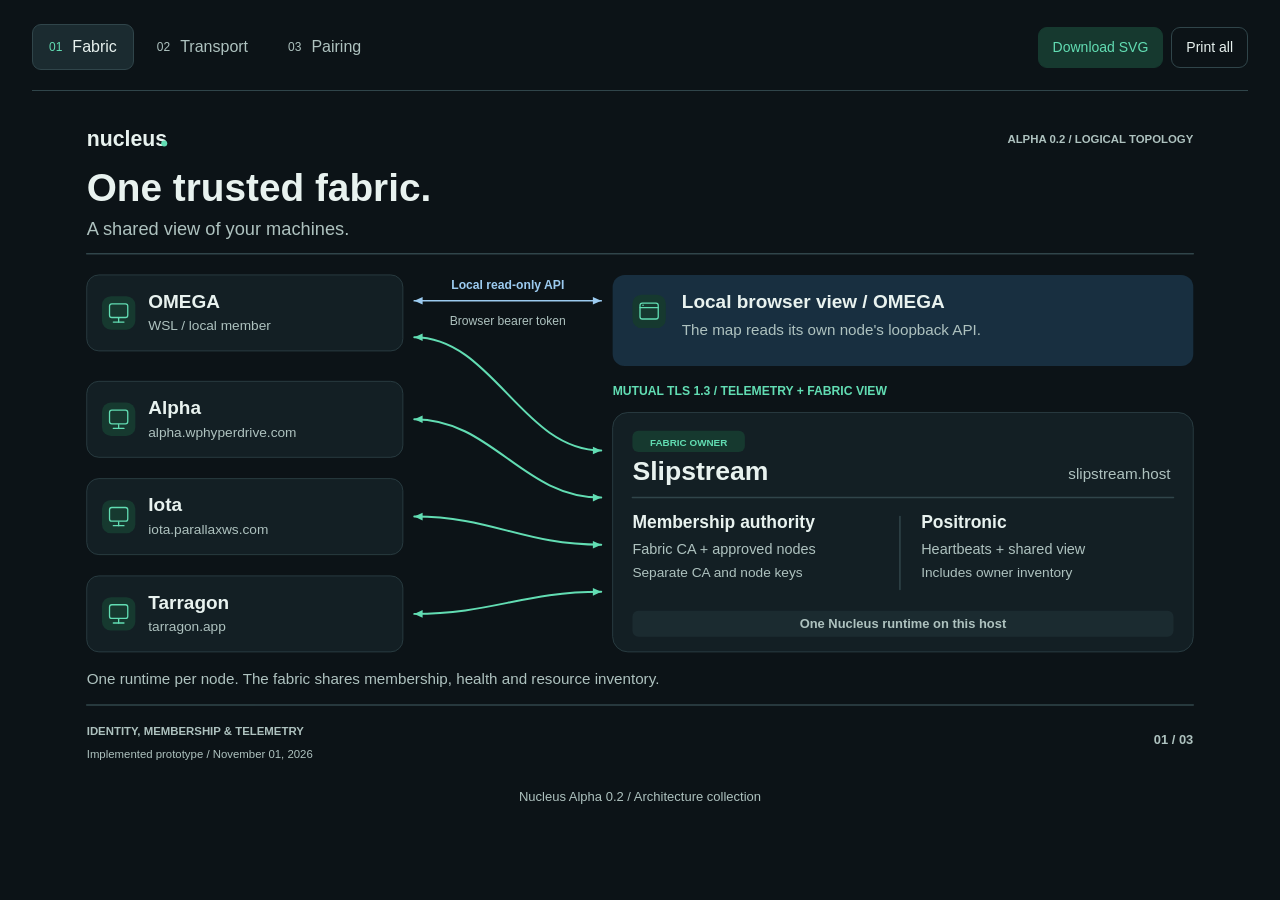
<file: docs/diagrams/alpha-0.2/nucleus-diagrams-dark.html>
<!doctype html>
<html lang="en">
<head>
<meta charset="utf-8">
<meta name="viewport" content="width=device-width,initial-scale=1">
<meta name="color-scheme" content="dark">
<meta name="description" content="Nucleus Alpha 0.2: fabric topology, private transport and secure pairing. Standalone dark architecture diagrams.">
<title>Nucleus - Architecture diagrams</title>
<style>
:root { color-scheme: dark; --bg:#0C1317; --card:#131F24; --soft:#1B2B30; --fg:#E8F2EF; --muted:#AEC2BF; --line:#30454A; --accent:#62DDB3; --pale:#16392F; --blue:#9CCBF0; --blue-bg:#182F40; }
* { box-sizing:border-box; }
html { background:var(--bg); }
body { margin:0; color:var(--fg); background:var(--bg); font:16px/1.5 "Segoe UI",Arial,sans-serif; }
button { font:inherit; color:inherit; cursor:pointer; }
button:focus-visible,a:focus-visible { outline:2px solid var(--accent); outline-offset:4px; }
.page { max-width:1664px; margin:0 auto; padding:24px 32px 32px; }
.toolbar { display:flex; align-items:center; justify-content:space-between; flex-wrap:wrap; gap:20px; padding:0 0 20px; border-bottom:1px solid var(--line); }
.tabs { display:flex; gap:6px; flex-wrap:wrap; }
.tab,.action { background:transparent; border:1px solid transparent; border-radius:9px; padding:10px 16px; }
.tab { color:var(--muted); display:flex; align-items:center; gap:10px; }
.tab .ordinal { font-size:12px; color:var(--muted); font-variant-numeric:tabular-nums; }
.tab[aria-selected="true"] { background:var(--soft); color:var(--fg); border-color:var(--line); }
.tab[aria-selected="true"] .ordinal { color:var(--accent); }
.tab:hover,.action:hover { background:var(--soft); }
.actions { display:flex; gap:8px; }
.action { border-color:var(--line); padding:9px 14px; font-size:14px; }
.action.primary { color:var(--accent); border-color:var(--pale); background:var(--pale); }
.diagram-panel { scroll-margin-top:20px; }
.desktop-diagram>svg { display:block; width:100%; height:auto; }
.mobile-diagram { display:none; }
.page-footer { margin-top:12px; color:var(--muted); font-size:13px; text-align:center; }
.print-only { display:none; }
@media (max-width:1100px) {
 .page { padding:16px 18px 24px; }
 .toolbar { gap:12px; padding-bottom:16px; }
 .tabs { width:100%; gap:4px; }
 .tab { flex:1; justify-content:center; padding:10px 9px; gap:7px; font-size:14px; }
 .actions { width:100%; justify-content:flex-end; }
 .action { min-height:44px; }
 .desktop-diagram { display:none; }
 .mobile-diagram { display:block; padding-top:30px; max-width:680px; margin:0 auto; }
 .mobile-heading { margin-bottom:28px; }
 .eyebrow { color:var(--accent); font-size:12px; text-transform:uppercase; letter-spacing:.1em; }
 h1 { font-size:clamp(30px,7.7vw,42px); line-height:1.14; letter-spacing:-.035em; margin:10px 0 12px; }
 p { margin:8px 0 0; color:var(--muted); overflow-wrap:anywhere; }
 h2 { font-size:17px; margin:18px 0 0; line-height:1.35; }
 .node { padding:20px; border-radius:14px; border:1px solid var(--line); background:var(--card); }
 .node>strong { display:block; font-size:23px; line-height:1.3; overflow-wrap:anywhere; }
 .node-role { display:block; margin:0 0 9px; color:var(--accent); font-size:11px; font-weight:600; letter-spacing:.07em; }
 .browser { background:var(--blue-bg); border-color:transparent; }
 .browser .node-role { color:var(--blue); }
 .members { display:grid; gap:10px; grid-template-columns:minmax(0,1fr); }
 .members .node { padding:16px; }
 .members .node>strong { font-size:20px; }
 .members p { font-size:13px; }
 .connector { display:flex; flex-direction:column; align-items:center; gap:3px; color:var(--accent); font-size:14px; padding:15px 0; text-align:center; }
 .connector span { font-size:25px; line-height:1; }
 .connector small { color:var(--muted); font-size:12px; }
 .connector.local { color:var(--blue); }
 hr { border:0; border-top:1px solid var(--line); margin:18px 0; }
 .note { margin-top:16px; border-radius:9px; background:var(--pale); color:var(--accent); padding:12px 14px; font-size:14px; line-height:1.5; }
 .secure { text-align:center; margin:0 0 18px; }
 .scope { margin:20px 0; font-size:14px; line-height:1.6; }
 .scope strong { color:var(--fg); font-weight:600; }
 .participants { display:grid; grid-template-columns:repeat(2,minmax(0,1fr)); gap:10px; }
 .participants .node { padding:16px; }
 .participants strong { font-size:20px; }
 .participants p { font-size:13px; }
 .steps { list-style:none; margin:24px 0; padding:0; }
 .steps li { display:grid; grid-template-columns:34px minmax(0,1fr); gap:14px; padding:0 0 28px; }
 .steps li:last-child { padding-bottom:0; }
 .step-num { color:var(--accent); font-size:13px; padding-top:3px; border-right:1px solid var(--line); }
 .steps h2 { margin:6px 0 0; font-size:19px; }
 .steps p { font-size:14px; }
 .steps .note { margin-top:12px; }
 .direction { font-size:12px; color:var(--muted); }
 .mobile-diagram footer { padding:24px 0 8px; border-top:1px solid var(--line); color:var(--muted); font-size:11px; letter-spacing:.04em; line-height:1.8; }
 .page-footer { text-align:left; font-size:12px; }
}
@media print {
 @page { size: 16in 9in; margin:0; }
 html,body { margin:0!important; background:var(--bg)!important; -webkit-print-color-adjust:exact; print-color-adjust:exact; }
 .page { max-width:none; width:16in; padding:0; }
 .toolbar,.page-footer,.mobile-diagram { display:none!important; }
 .diagram-panel,.diagram-panel[hidden] { display:block!important; width:16in; height:9in; break-after:page; page-break-after:always; }
 .diagram-panel:last-of-type { break-after:auto; page-break-after:auto; }
 .desktop-diagram { display:block!important; }
 .desktop-diagram>svg { width:16in!important; height:9in!important; }
}
@media (prefers-reduced-motion:reduce) { * { scroll-behavior:auto!important; } }
html.js .diagram-panel[hidden] { display:none; }
</style>
</head>
<body>
<div class="page">
<header class="toolbar">
<nav class="tabs" role="tablist" aria-label="Architecture diagrams">
<button class="tab" type="button" id="tab-fabric" role="tab" aria-controls="fabric" aria-selected="true"><span class="ordinal">01</span>Fabric</button>
<button class="tab" type="button" id="tab-transport" role="tab" aria-controls="transport" aria-selected="false"><span class="ordinal">02</span>Transport</button>
<button class="tab" type="button" id="tab-pairing" role="tab" aria-controls="pairing" aria-selected="false"><span class="ordinal">03</span>Pairing</button>
</nav>
<div class="actions">
<button class="action primary" id="download" type="button">Download SVG</button>
<button class="action" id="print" type="button">Print all</button>
</div>
</header>
<main>
<section class="diagram-panel" id="fabric" role="tabpanel" aria-labelledby="tab-fabric" data-filename="01-logical-topology-dark.svg">
<div class="desktop-diagram"><svg xmlns="http://www.w3.org/2000/svg" width="1600" height="900" viewBox="0 0 1600 900" role="img" aria-labelledby="fabric-title fabric-desc">
<title id="fabric-title">One trusted fabric.</title><desc id="fabric-desc">Four members (OMEGA, Alpha, Iota, and Tarragon) use mutual TLS 1.3 with the Slipstream fabric owner. The owner&#x27;s single runtime contains membership authority, local inventory, and Positronic&#x27;s aggregated telemetry. A browser on OMEGA reads only OMEGA&#x27;s loopback API with a separate browser token.</desc>
<rect x="0" y="0" width="1600" height="900" rx="0" fill="#0C1317" stroke="none" stroke-width="1"/>
<text x="72" y="73" fill="#E8F2EF" font-family="Segoe UI, Arial, sans-serif" font-size="28" font-weight="600" text-anchor="start">nucleus</text>
<circle cx="174" cy="69" r="4" fill="#62DDB3" stroke="none" stroke-width="1"/>
<text x="1528" y="69" fill="#AEC2BF" font-family="Segoe UI, Arial, sans-serif" font-size="15" font-weight="600" text-anchor="end">ALPHA 0.2  /  LOGICAL TOPOLOGY</text>
<text x="72" y="145" fill="#E8F2EF" font-family="Segoe UI, Arial, sans-serif" font-size="51" font-weight="600" text-anchor="start">One trusted fabric.</text>
<text x="72" y="189" fill="#AEC2BF" font-family="Segoe UI, Arial, sans-serif" font-size="24" font-weight="400" text-anchor="start">A shared view of your machines.</text>
<line x1="72" y1="214" x2="1528" y2="214" stroke="#30454A" stroke-width="2" stroke-linecap="round"/>
<line x1="72" y1="808" x2="1528" y2="808" stroke="#30454A" stroke-width="2" stroke-linecap="round"/>
<text x="72" y="847" fill="#AEC2BF" font-family="Segoe UI, Arial, sans-serif" font-size="15" font-weight="600" text-anchor="start">IDENTITY, MEMBERSHIP &amp; TELEMETRY</text>
<text x="72" y="877" fill="#AEC2BF" font-family="Segoe UI, Arial, sans-serif" font-size="15" font-weight="400" text-anchor="start">Implemented prototype  /  November 01, 2026</text>
<text x="1528" y="859" fill="#AEC2BF" font-family="Segoe UI, Arial, sans-serif" font-size="17" font-weight="600" text-anchor="end">01 / 03</text>
<rect x="72" y="242" width="416" height="100" rx="16" fill="#131F24" stroke="#30454A" stroke-width="1"/>
<rect x="92" y="270" width="44" height="44" rx="12" fill="#16392F" stroke="none" stroke-width="1"/>
<rect x="102" y="280" width="24" height="18" rx="3" fill="none" stroke="#62DDB3" stroke-width="1.7"/>
<line x1="114" y1="299" x2="114" y2="304" stroke="#62DDB3" stroke-width="1.7" stroke-linecap="round"/>
<line x1="107" y1="304" x2="121" y2="304" stroke="#62DDB3" stroke-width="1.7" stroke-linecap="round"/>
<text x="153" y="285" fill="#E8F2EF" font-family="Segoe UI, Arial, sans-serif" font-size="25" font-weight="600" text-anchor="start">OMEGA</text>
<text x="153" y="315" fill="#AEC2BF" font-family="Segoe UI, Arial, sans-serif" font-size="18" font-weight="400" text-anchor="start">WSL / local member</text>
<rect x="72" y="382" width="416" height="100" rx="16" fill="#131F24" stroke="#30454A" stroke-width="1"/>
<rect x="92" y="410" width="44" height="44" rx="12" fill="#16392F" stroke="none" stroke-width="1"/>
<rect x="102" y="420" width="24" height="18" rx="3" fill="none" stroke="#62DDB3" stroke-width="1.7"/>
<line x1="114" y1="439" x2="114" y2="444" stroke="#62DDB3" stroke-width="1.7" stroke-linecap="round"/>
<line x1="107" y1="444" x2="121" y2="444" stroke="#62DDB3" stroke-width="1.7" stroke-linecap="round"/>
<text x="153" y="425" fill="#E8F2EF" font-family="Segoe UI, Arial, sans-serif" font-size="25" font-weight="600" text-anchor="start">Alpha</text>
<text x="153" y="455" fill="#AEC2BF" font-family="Segoe UI, Arial, sans-serif" font-size="18" font-weight="400" text-anchor="start">alpha.wphyperdrive.com</text>
<rect x="72" y="510" width="416" height="100" rx="16" fill="#131F24" stroke="#30454A" stroke-width="1"/>
<rect x="92" y="538" width="44" height="44" rx="12" fill="#16392F" stroke="none" stroke-width="1"/>
<rect x="102" y="548" width="24" height="18" rx="3" fill="none" stroke="#62DDB3" stroke-width="1.7"/>
<line x1="114" y1="567" x2="114" y2="572" stroke="#62DDB3" stroke-width="1.7" stroke-linecap="round"/>
<line x1="107" y1="572" x2="121" y2="572" stroke="#62DDB3" stroke-width="1.7" stroke-linecap="round"/>
<text x="153" y="553" fill="#E8F2EF" font-family="Segoe UI, Arial, sans-serif" font-size="25" font-weight="600" text-anchor="start">Iota</text>
<text x="153" y="583" fill="#AEC2BF" font-family="Segoe UI, Arial, sans-serif" font-size="18" font-weight="400" text-anchor="start">iota.parallaxws.com</text>
<rect x="72" y="638" width="416" height="100" rx="16" fill="#131F24" stroke="#30454A" stroke-width="1"/>
<rect x="92" y="666" width="44" height="44" rx="12" fill="#16392F" stroke="none" stroke-width="1"/>
<rect x="102" y="676" width="24" height="18" rx="3" fill="none" stroke="#62DDB3" stroke-width="1.7"/>
<line x1="114" y1="695" x2="114" y2="700" stroke="#62DDB3" stroke-width="1.7" stroke-linecap="round"/>
<line x1="107" y1="700" x2="121" y2="700" stroke="#62DDB3" stroke-width="1.7" stroke-linecap="round"/>
<text x="153" y="681" fill="#E8F2EF" font-family="Segoe UI, Arial, sans-serif" font-size="25" font-weight="600" text-anchor="start">Tarragon</text>
<text x="153" y="711" fill="#AEC2BF" font-family="Segoe UI, Arial, sans-serif" font-size="18" font-weight="400" text-anchor="start">tarragon.app</text>
<line x1="503" y1="276" x2="749" y2="276" stroke="#9CCBF0" stroke-width="2.2" stroke-linecap="round"/>
<polygon points="749,276 738.0,271.0 738.0,281.0" fill="#9CCBF0"/>
<polygon points="503,276 514.0,281.0 514.0,271.0" fill="#9CCBF0"/>
<text x="626" y="260" fill="#9CCBF0" font-family="Segoe UI, Arial, sans-serif" font-size="16" font-weight="600" text-anchor="middle">Local read-only API</text>
<text x="626" y="308" fill="#AEC2BF" font-family="Segoe UI, Arial, sans-serif" font-size="16" font-weight="400" text-anchor="middle">Browser bearer token</text>
<rect x="764" y="242" width="764" height="120" rx="16" fill="#182F40" stroke="none" stroke-width="1"/>
<rect x="790" y="268" width="44" height="44" rx="12" fill="#16392F" stroke="none" stroke-width="1"/>
<rect x="800" y="279" width="24" height="21" rx="3" fill="none" stroke="#62DDB3" stroke-width="1.7"/>
<line x1="800" y1="285" x2="824" y2="285" stroke="#62DDB3" stroke-width="1.5" stroke-linecap="round"/>
<circle cx="804" cy="282" r="1" fill="#62DDB3" stroke="none" stroke-width="1"/>
<text x="855" y="286" fill="#E8F2EF" font-family="Segoe UI, Arial, sans-serif" font-size="25" font-weight="600" text-anchor="start">Local browser view / OMEGA</text>
<text x="855" y="321" fill="#AEC2BF" font-family="Segoe UI, Arial, sans-serif" font-size="20" font-weight="400" text-anchor="start">The map reads its own node&#x27;s loopback API.</text>
<path d="M 503 324 C 606 324 645 473 749 473" fill="none" stroke="#62DDB3" stroke-width="2.6" stroke-linecap="round" stroke-linejoin="round"/>
<polygon points="749,473 738.0,468.0 738.0,478.0" fill="#62DDB3"/>
<polygon points="503,324 514.0,329.0 514.0,319.0" fill="#62DDB3"/>
<path d="M 503 432 C 606 432 645 535 749 535" fill="none" stroke="#62DDB3" stroke-width="2.6" stroke-linecap="round" stroke-linejoin="round"/>
<polygon points="749,535 738.0,530.0 738.0,540.0" fill="#62DDB3"/>
<polygon points="503,432 514.0,437.0 514.0,427.0" fill="#62DDB3"/>
<path d="M 503 560 C 606 560 645 597 749 597" fill="none" stroke="#62DDB3" stroke-width="2.6" stroke-linecap="round" stroke-linejoin="round"/>
<polygon points="749,597 738.0,592.0 738.0,602.0" fill="#62DDB3"/>
<polygon points="503,560 514.0,565.0 514.0,555.0" fill="#62DDB3"/>
<path d="M 503 688 C 606 688 645 659 749 659" fill="none" stroke="#62DDB3" stroke-width="2.6" stroke-linecap="round" stroke-linejoin="round"/>
<polygon points="749,659 738.0,654.0 738.0,664.0" fill="#62DDB3"/>
<polygon points="503,688 514.0,693.0 514.0,683.0" fill="#62DDB3"/>
<rect x="764" y="423" width="764" height="315" rx="20" fill="#131F24" stroke="#30454A" stroke-width="1"/>
<text x="764" y="400" fill="#62DDB3" font-family="Segoe UI, Arial, sans-serif" font-size="16" font-weight="600" text-anchor="start">MUTUAL TLS 1.3  /  TELEMETRY + FABRIC VIEW</text>
<rect x="790" y="447" width="148" height="28" rx="8" fill="#16392F" stroke="none" stroke-width="1"/>
<text x="864" y="467" fill="#62DDB3" font-family="Segoe UI, Arial, sans-serif" font-size="13" font-weight="600" text-anchor="middle">FABRIC OWNER</text>
<text x="790" y="512" fill="#E8F2EF" font-family="Segoe UI, Arial, sans-serif" font-size="35" font-weight="600" text-anchor="start">Slipstream</text>
<text x="1498" y="510" fill="#AEC2BF" font-family="Segoe UI, Arial, sans-serif" font-size="20" font-weight="400" text-anchor="end">slipstream.host</text>
<line x1="790" y1="535" x2="1502" y2="535" stroke="#30454A" stroke-width="2" stroke-linecap="round"/>
<text x="790" y="575" fill="#E8F2EF" font-family="Segoe UI, Arial, sans-serif" font-size="23" font-weight="600" text-anchor="start">Membership authority</text>
<text x="790" y="609" fill="#AEC2BF" font-family="Segoe UI, Arial, sans-serif" font-size="19" font-weight="400" text-anchor="start">Fabric CA + approved nodes</text>
<text x="790" y="640" fill="#AEC2BF" font-family="Segoe UI, Arial, sans-serif" font-size="18" font-weight="400" text-anchor="start">Separate CA and node keys</text>
<line x1="1142" y1="560" x2="1142" y2="656" stroke="#30454A" stroke-width="2" stroke-linecap="round"/>
<text x="1170" y="575" fill="#E8F2EF" font-family="Segoe UI, Arial, sans-serif" font-size="23" font-weight="600" text-anchor="start">Positronic</text>
<text x="1170" y="609" fill="#AEC2BF" font-family="Segoe UI, Arial, sans-serif" font-size="19" font-weight="400" text-anchor="start">Heartbeats + shared view</text>
<text x="1170" y="640" fill="#AEC2BF" font-family="Segoe UI, Arial, sans-serif" font-size="18" font-weight="400" text-anchor="start">Includes owner inventory</text>
<rect x="790" y="684" width="712" height="34" rx="8" fill="#1B2B30" stroke="none" stroke-width="1"/>
<text x="1146" y="707" fill="#AEC2BF" font-family="Segoe UI, Arial, sans-serif" font-size="17" font-weight="600" text-anchor="middle">One Nucleus runtime on this host</text>
<text x="72" y="780" fill="#AEC2BF" font-family="Segoe UI, Arial, sans-serif" font-size="20" font-weight="400" text-anchor="start">One runtime per node. The fabric shares membership, health and resource inventory.</text>
</svg>
</div>
<div class="mobile-diagram">
<div class="mobile-heading"><span class="eyebrow">Logical topology</span><h1>One trusted fabric.</h1><p>A shared view of your machines.</p></div>
<div class="node browser"><span class="node-role">LOCAL BROWSER VIEW / OMEGA</span><strong>Resource map</strong><p>Reads OMEGA's loopback API using a separate browser bearer token.</p></div>
<div class="connector local">Local read-only API<span aria-hidden="true">↕</span></div>
<div class="members">
  <div class="node"><strong>OMEGA</strong><p>WSL / local member</p></div>
  <div class="node"><strong>Alpha</strong><p>alpha.wphyperdrive.com</p></div>
  <div class="node"><strong>Iota</strong><p>iota.parallaxws.com</p></div>
  <div class="node"><strong>Tarragon</strong><p>tarragon.app</p></div>
</div>
<div class="connector">Mutual TLS 1.3<span aria-hidden="true">↕</span><small>Telemetry + fabric view</small></div>
<div class="node owner"><span class="node-role">FABRIC OWNER</span><strong>Slipstream</strong><p>slipstream.host</p><hr><h2>Membership authority</h2><p>Fabric CA + approved nodes. Separate CA and node keys.</p><h2>Positronic</h2><p>Heartbeats + shared view, including the owner's inventory.</p><div class="note">One Nucleus runtime on this host</div></div>
<p class="scope">One runtime per node. The fabric shares membership, health and resource inventory.</p>
<footer>ALPHA 0.2 / IMPLEMENTED PROTOTYPE<br>November 01, 2026</footer></div>
</section>
<section class="diagram-panel" id="transport" role="tabpanel" aria-labelledby="tab-transport" data-filename="02-private-transport-dark.svg">
<div class="desktop-diagram"><svg xmlns="http://www.w3.org/2000/svg" width="1600" height="900" viewBox="0 0 1600 900" role="img" aria-labelledby="transport-title transport-desc">
<title id="transport-title">Private reachability.</title><desc id="transport-desc">Alpha, Iota, and Tarragon reach Slipstream using a reverse SSH forward into OMEGA, then a local SSH forward to Slipstream&#x27;s loopback coordinator. OMEGA initiates both SSH connections. Nucleus mutual TLS remains end-to-end between member and owner, and no public Nucleus listener is exposed.</desc>
<rect x="0" y="0" width="1600" height="900" rx="0" fill="#0C1317" stroke="none" stroke-width="1"/>
<text x="72" y="73" fill="#E8F2EF" font-family="Segoe UI, Arial, sans-serif" font-size="28" font-weight="600" text-anchor="start">nucleus</text>
<circle cx="174" cy="69" r="4" fill="#62DDB3" stroke="none" stroke-width="1"/>
<text x="1528" y="69" fill="#AEC2BF" font-family="Segoe UI, Arial, sans-serif" font-size="15" font-weight="600" text-anchor="end">ALPHA 0.2  /  PROTOTYPE TRANSPORT</text>
<text x="72" y="145" fill="#E8F2EF" font-family="Segoe UI, Arial, sans-serif" font-size="51" font-weight="600" text-anchor="start">Private reachability.</text>
<text x="72" y="189" fill="#AEC2BF" font-family="Segoe UI, Arial, sans-serif" font-size="24" font-weight="400" text-anchor="start">End-to-end node identity.</text>
<line x1="72" y1="214" x2="1528" y2="214" stroke="#30454A" stroke-width="2" stroke-linecap="round"/>
<line x1="72" y1="808" x2="1528" y2="808" stroke="#30454A" stroke-width="2" stroke-linecap="round"/>
<text x="72" y="847" fill="#AEC2BF" font-family="Segoe UI, Arial, sans-serif" font-size="15" font-weight="600" text-anchor="start">IDENTITY, MEMBERSHIP &amp; TELEMETRY</text>
<text x="72" y="877" fill="#AEC2BF" font-family="Segoe UI, Arial, sans-serif" font-size="15" font-weight="400" text-anchor="start">Implemented prototype  /  November 01, 2026</text>
<text x="1528" y="859" fill="#AEC2BF" font-family="Segoe UI, Arial, sans-serif" font-size="17" font-weight="600" text-anchor="end">02 / 03</text>
<path d="M 274 346 L 274 300 C 274 282 280 276 298 276 L 1302 276 C 1320 276 1326 282 1326 300 L 1326 346" fill="none" stroke="#62DDB3" stroke-width="3" stroke-linecap="round" stroke-linejoin="round"/>
<circle cx="274" cy="346" r="5" fill="#62DDB3" stroke="none" stroke-width="1"/>
<circle cx="1326" cy="346" r="5" fill="#62DDB3" stroke="none" stroke-width="1"/>
<rect x="533" y="249" width="534" height="52" rx="26" fill="#16392F" stroke="none" stroke-width="1"/>
<text x="800" y="282" fill="#62DDB3" font-family="Segoe UI, Arial, sans-serif" font-size="19" font-weight="600" text-anchor="middle">END-TO-END NUCLEUS mTLS 1.3</text>
<text x="800" y="328" fill="#AEC2BF" font-family="Segoe UI, Arial, sans-serif" font-size="18" font-weight="400" text-anchor="middle">The forwarding bridge does not terminate this session.</text>
<rect x="72" y="365" width="404" height="316" rx="18" fill="#131F24" stroke="#30454A" stroke-width="1"/>
<rect x="98" y="390" width="44" height="44" rx="12" fill="#16392F" stroke="none" stroke-width="1"/>
<rect x="108" y="400" width="24" height="18" rx="3" fill="none" stroke="#62DDB3" stroke-width="1.7"/>
<line x1="120" y1="419" x2="120" y2="424" stroke="#62DDB3" stroke-width="1.7" stroke-linecap="round"/>
<line x1="113" y1="424" x2="127" y2="424" stroke="#62DDB3" stroke-width="1.7" stroke-linecap="round"/>
<text x="98" y="475" fill="#E8F2EF" font-family="Segoe UI, Arial, sans-serif" font-size="29" font-weight="600" text-anchor="start">Remote members</text>
<text x="98" y="507" fill="#AEC2BF" font-family="Segoe UI, Arial, sans-serif" font-size="20" font-weight="400" text-anchor="start">Alpha / Iota / Tarragon</text>
<rect x="98" y="543" width="352" height="109" rx="12" fill="#1B2B30" stroke="none" stroke-width="1"/>
<text x="118" y="578" fill="#E8F2EF" font-family="Segoe UI, Arial, sans-serif" font-size="22" font-weight="600" text-anchor="start">Nucleus member</text>
<text x="118" y="613" fill="#AEC2BF" font-family="Segoe UI, Arial, sans-serif" font-size="18" font-weight="400" text-anchor="start">Loopback tunnel endpoint</text>
<rect x="598" y="365" width="404" height="316" rx="18" fill="#131F24" stroke="#30454A" stroke-width="1"/>
<rect x="624" y="390" width="44" height="44" rx="12" fill="#16392F" stroke="none" stroke-width="1"/>
<rect x="634" y="400" width="24" height="18" rx="3" fill="none" stroke="#62DDB3" stroke-width="1.7"/>
<line x1="646" y1="419" x2="646" y2="424" stroke="#62DDB3" stroke-width="1.7" stroke-linecap="round"/>
<line x1="639" y1="424" x2="653" y2="424" stroke="#62DDB3" stroke-width="1.7" stroke-linecap="round"/>
<text x="624" y="475" fill="#E8F2EF" font-family="Segoe UI, Arial, sans-serif" font-size="29" font-weight="600" text-anchor="start">OMEGA</text>
<text x="624" y="507" fill="#AEC2BF" font-family="Segoe UI, Arial, sans-serif" font-size="20" font-weight="400" text-anchor="start">Local forwarding bridge</text>
<rect x="624" y="543" width="352" height="109" rx="12" fill="#1B2B30" stroke="none" stroke-width="1"/>
<text x="644" y="578" fill="#E8F2EF" font-family="Segoe UI, Arial, sans-serif" font-size="22" font-weight="600" text-anchor="start">OpenSSH client</text>
<text x="644" y="613" fill="#AEC2BF" font-family="Segoe UI, Arial, sans-serif" font-size="18" font-weight="400" text-anchor="start">Loopback forwarding path</text>
<rect x="1124" y="365" width="404" height="316" rx="18" fill="#131F24" stroke="#30454A" stroke-width="1"/>
<rect x="1150" y="390" width="44" height="44" rx="12" fill="#16392F" stroke="none" stroke-width="1"/>
<rect x="1160" y="400" width="24" height="18" rx="3" fill="none" stroke="#62DDB3" stroke-width="1.7"/>
<line x1="1172" y1="419" x2="1172" y2="424" stroke="#62DDB3" stroke-width="1.7" stroke-linecap="round"/>
<line x1="1165" y1="424" x2="1179" y2="424" stroke="#62DDB3" stroke-width="1.7" stroke-linecap="round"/>
<text x="1150" y="475" fill="#E8F2EF" font-family="Segoe UI, Arial, sans-serif" font-size="29" font-weight="600" text-anchor="start">Slipstream</text>
<text x="1150" y="507" fill="#AEC2BF" font-family="Segoe UI, Arial, sans-serif" font-size="20" font-weight="400" text-anchor="start">Fabric owner</text>
<rect x="1150" y="543" width="352" height="109" rx="12" fill="#1B2B30" stroke="none" stroke-width="1"/>
<text x="1170" y="578" fill="#E8F2EF" font-family="Segoe UI, Arial, sans-serif" font-size="22" font-weight="600" text-anchor="start">Nucleus owner</text>
<text x="1170" y="613" fill="#AEC2BF" font-family="Segoe UI, Arial, sans-serif" font-size="18" font-weight="400" text-anchor="start">Loopback coordinator + API</text>
<line x1="488" y1="590" x2="586" y2="590" stroke="#62DDB3" stroke-width="2.7" stroke-linecap="round"/>
<polygon points="586,590 575.0,585.0 575.0,595.0" fill="#62DDB3"/>
<text x="537" y="556" fill="#62DDB3" font-family="Segoe UI, Arial, sans-serif" font-size="18" font-weight="600" text-anchor="middle">SSH -R</text>
<line x1="1014" y1="590" x2="1112" y2="590" stroke="#62DDB3" stroke-width="2.7" stroke-linecap="round"/>
<polygon points="1112,590 1101.0,585.0 1101.0,595.0" fill="#62DDB3"/>
<text x="1063" y="556" fill="#62DDB3" font-family="Segoe UI, Arial, sans-serif" font-size="18" font-weight="600" text-anchor="middle">SSH -L</text>
<text x="72" y="733" fill="#E8F2EF" font-family="Segoe UI, Arial, sans-serif" font-size="21" font-weight="600" text-anchor="start">OMEGA initiates both SSH connections.</text>
<text x="72" y="766" fill="#AEC2BF" font-family="Segoe UI, Arial, sans-serif" font-size="20" font-weight="400" text-anchor="start">Arrows show telemetry traffic; the fabric view returns over the same path.</text>
<rect x="1130" y="713" width="398" height="66" rx="12" fill="#16392F" stroke="none" stroke-width="1"/>
<text x="1329" y="753" fill="#62DDB3" font-family="Segoe UI, Arial, sans-serif" font-size="20" font-weight="600" text-anchor="middle">No public Nucleus listener.</text>
</svg>
</div>
<div class="mobile-diagram">
<div class="mobile-heading"><span class="eyebrow">Prototype transport</span><h1>Private reachability.</h1><p>End-to-end node identity.</p></div>
<div class="note secure">End-to-end Nucleus mTLS 1.3<br><small>Remote member ↔ Slipstream</small></div>
<div class="node"><span class="node-role">REMOTE MEMBERS</span><strong>Alpha / Iota / Tarragon</strong><h2>Nucleus member</h2><p>Loopback tunnel endpoint</p></div>
<div class="connector">SSH -R<span aria-hidden="true">↓</span></div>
<div class="node"><strong>OMEGA</strong><p>Local forwarding bridge</p><h2>OpenSSH client</h2><p>Forwards the inner TLS session without terminating it.</p></div>
<div class="connector">SSH -L<span aria-hidden="true">↓</span></div>
<div class="node owner"><span class="node-role">FABRIC OWNER</span><strong>Slipstream</strong><h2>Nucleus owner</h2><p>Loopback coordinator + API</p></div>
<p class="scope"><strong>OMEGA initiates both SSH connections.</strong><br>Arrows show telemetry traffic; the fabric view returns over the same path.</p>
<div class="note secure">No public Nucleus listener.</div>
<footer>ALPHA 0.2 / IMPLEMENTED PROTOTYPE<br>November 01, 2026</footer></div>
</section>
<section class="diagram-panel" id="pairing" role="tabpanel" aria-labelledby="tab-pairing" data-filename="03-secure-pairing-dark.svg">
<div class="desktop-diagram"><svg xmlns="http://www.w3.org/2000/svg" width="1600" height="900" viewBox="0 0 1600 900" role="img" aria-labelledby="pairing-title pairing-desc">
<title id="pairing-title">Explicit pairing.</title><desc id="pairing-desc">The owner sends a signed expiring one-use invitation. The joining node accepts it and returns a signed certificate request. The owner inspects and approves, then issues a signed grant and membership certificate. The joining node verifies and accepts membership before mutual TLS telemetry begins. Private keys remain on their originating machines.</desc>
<rect x="0" y="0" width="1600" height="900" rx="0" fill="#0C1317" stroke="none" stroke-width="1"/>
<text x="72" y="73" fill="#E8F2EF" font-family="Segoe UI, Arial, sans-serif" font-size="28" font-weight="600" text-anchor="start">nucleus</text>
<circle cx="174" cy="69" r="4" fill="#62DDB3" stroke="none" stroke-width="1"/>
<text x="1528" y="69" fill="#AEC2BF" font-family="Segoe UI, Arial, sans-serif" font-size="15" font-weight="600" text-anchor="end">ALPHA 0.2  /  SECURE ENROLLMENT</text>
<text x="72" y="145" fill="#E8F2EF" font-family="Segoe UI, Arial, sans-serif" font-size="51" font-weight="600" text-anchor="start">Explicit pairing.</text>
<text x="72" y="189" fill="#AEC2BF" font-family="Segoe UI, Arial, sans-serif" font-size="24" font-weight="400" text-anchor="start">Verified at both ends.</text>
<line x1="72" y1="214" x2="1528" y2="214" stroke="#30454A" stroke-width="2" stroke-linecap="round"/>
<line x1="72" y1="808" x2="1528" y2="808" stroke="#30454A" stroke-width="2" stroke-linecap="round"/>
<text x="72" y="847" fill="#AEC2BF" font-family="Segoe UI, Arial, sans-serif" font-size="15" font-weight="600" text-anchor="start">IDENTITY, MEMBERSHIP &amp; TELEMETRY</text>
<text x="72" y="877" fill="#AEC2BF" font-family="Segoe UI, Arial, sans-serif" font-size="15" font-weight="400" text-anchor="start">Implemented prototype  /  November 01, 2026</text>
<text x="1528" y="859" fill="#AEC2BF" font-family="Segoe UI, Arial, sans-serif" font-size="17" font-weight="600" text-anchor="end">03 / 03</text>
<rect x="72" y="242" width="414" height="96" rx="16" fill="#131F24" stroke="#30454A" stroke-width="1"/>
<text x="98" y="281" fill="#E8F2EF" font-family="Segoe UI, Arial, sans-serif" font-size="25" font-weight="600" text-anchor="start">Slipstream / fabric owner</text>
<text x="98" y="313" fill="#AEC2BF" font-family="Segoe UI, Arial, sans-serif" font-size="18" font-weight="400" text-anchor="start">Node key + separate fabric CA key</text>
<rect x="1114" y="242" width="414" height="96" rx="16" fill="#131F24" stroke="#30454A" stroke-width="1"/>
<text x="1140" y="281" fill="#E8F2EF" font-family="Segoe UI, Arial, sans-serif" font-size="25" font-weight="600" text-anchor="start">Joining node</text>
<text x="1140" y="313" fill="#AEC2BF" font-family="Segoe UI, Arial, sans-serif" font-size="18" font-weight="400" text-anchor="start">Own persistent identity key</text>
<line x1="279" y1="340" x2="279" y2="755" stroke="#30454A" stroke-width="2" stroke-linecap="round" stroke-dasharray="5 8"/>
<line x1="1321" y1="340" x2="1321" y2="755" stroke="#30454A" stroke-width="2" stroke-linecap="round" stroke-dasharray="5 8"/>
<text x="800" y="269" fill="#AEC2BF" font-family="Segoe UI, Arial, sans-serif" font-size="15" font-weight="600" text-anchor="middle">TRUSTED OUT-OF-BAND EXCHANGE</text>
<text x="800" y="302" fill="#AEC2BF" font-family="Segoe UI, Arial, sans-serif" font-size="17" font-weight="400" text-anchor="middle">Signed documents travel through an existing trusted channel.</text>
<text x="800" y="381" fill="#E8F2EF" font-family="Segoe UI, Arial, sans-serif" font-size="23" font-weight="600" text-anchor="middle">01   Signed invitation</text>
<line x1="279" y1="401" x2="1321" y2="401" stroke="#62DDB3" stroke-width="2.5" stroke-linecap="round"/>
<polygon points="1321,401 1310.0,396.0 1310.0,406.0" fill="#62DDB3"/>
<text x="800" y="430" fill="#AEC2BF" font-family="Segoe UI, Arial, sans-serif" font-size="18" font-weight="400" text-anchor="middle">Pinned authority + expiring, one-use secret</text>
<rect x="1183" y="423" width="276" height="37" rx="10" fill="#16392F" stroke="none" stroke-width="1"/>
<text x="1321.0" y="448" fill="#62DDB3" font-family="Segoe UI, Arial, sans-serif" font-size="17" font-weight="600" text-anchor="middle">Accept invitation</text>
<text x="800" y="493" fill="#E8F2EF" font-family="Segoe UI, Arial, sans-serif" font-size="23" font-weight="600" text-anchor="middle">02   Signed certificate request</text>
<line x1="1321" y1="513" x2="279" y2="513" stroke="#62DDB3" stroke-width="2.5" stroke-linecap="round"/>
<polygon points="279,513 290.0,518.0 290.0,508.0" fill="#62DDB3"/>
<text x="800" y="542" fill="#AEC2BF" font-family="Segoe UI, Arial, sans-serif" font-size="18" font-weight="400" text-anchor="middle">Joining node proves possession of its key</text>
<rect x="141" y="535" width="276" height="37" rx="10" fill="#16392F" stroke="none" stroke-width="1"/>
<text x="279.0" y="560" fill="#62DDB3" font-family="Segoe UI, Arial, sans-serif" font-size="17" font-weight="600" text-anchor="middle">Owner inspects + approves</text>
<text x="800" y="605" fill="#E8F2EF" font-family="Segoe UI, Arial, sans-serif" font-size="23" font-weight="600" text-anchor="middle">03   Signed grant + membership certificate</text>
<line x1="279" y1="625" x2="1321" y2="625" stroke="#62DDB3" stroke-width="2.5" stroke-linecap="round"/>
<polygon points="1321,625 1310.0,620.0 1310.0,630.0" fill="#62DDB3"/>
<text x="800" y="654" fill="#AEC2BF" font-family="Segoe UI, Arial, sans-serif" font-size="18" font-weight="400" text-anchor="middle">Bound to the pending request and joining node</text>
<rect x="1167" y="647" width="308" height="37" rx="10" fill="#16392F" stroke="none" stroke-width="1"/>
<text x="1321.0" y="672" fill="#62DDB3" font-family="Segoe UI, Arial, sans-serif" font-size="17" font-weight="600" text-anchor="middle">Verify + accept membership</text>
<rect x="279" y="706" width="1042" height="49" rx="13" fill="#16392F" stroke="none" stroke-width="1"/>
<text x="800" y="738" fill="#62DDB3" font-family="Segoe UI, Arial, sans-serif" font-size="23" font-weight="600" text-anchor="middle">04   Mutual TLS telemetry begins</text>
<text x="800" y="784" fill="#AEC2BF" font-family="Segoe UI, Arial, sans-serif" font-size="19" font-weight="400" text-anchor="middle">Private keys stay on their originating nodes. Certificates establish membership.</text>
</svg>
</div>
<div class="mobile-diagram">
<div class="mobile-heading"><span class="eyebrow">Secure enrollment</span><h1>Explicit pairing.</h1><p>Verified at both ends.</p></div>
<div class="participants"><div class="node"><span class="node-role">OWNER</span><strong>Slipstream</strong><p>Node key + separate fabric CA key</p></div><div class="node"><span class="node-role">JOINING NODE</span><strong>New member</strong><p>Own persistent identity key</p></div></div>
<p class="scope">Signed documents travel through an existing trusted out-of-band channel.</p>
<ol class="steps">
<li><span class="step-num">01</span><div><span class="direction">Owner → joining node</span><h2>Signed invitation</h2><p>Pinned authority + expiring, one-use secret.</p><div class="note">Joining node accepts invitation</div></div></li>
<li><span class="step-num">02</span><div><span class="direction">Joining node → owner</span><h2>Signed certificate request</h2><p>Proves possession of the joining node's key.</p><div class="note">Owner inspects + approves</div></div></li>
<li><span class="step-num">03</span><div><span class="direction">Owner → joining node</span><h2>Signed grant + membership certificate</h2><p>Bound to the pending request and joining node.</p><div class="note">Joining node verifies + accepts membership</div></div></li>
<li><span class="step-num">04</span><div><h2>Mutual TLS telemetry begins</h2><p>Both endpoints prove their identity.</p></div></li>
</ol>
<p class="scope">Private keys stay on their originating nodes. Certificates establish membership.</p>
<footer>ALPHA 0.2 / IMPLEMENTED PROTOTYPE<br>November 01, 2026</footer></div>
</section>
</main>
<div class="page-footer">Nucleus Alpha 0.2 / Architecture collection</div>
<noscript><style>.toolbar{display:none}</style><p>All three diagrams are shown below.</p></noscript>
</div>
<script>
(() => {
 'use strict';
 document.documentElement.classList.add('js');
 const tabs = Array.from(document.querySelectorAll('[role="tab"]'));
 const panels = Array.from(document.querySelectorAll('[role="tabpanel"]'));
 let active = 0;
 function select(index, focus) {
   active = index;
   tabs.forEach((tab,i) => {
     tab.setAttribute('aria-selected',String(i===index));
     tab.tabIndex = i===index ? 0 : -1;
     panels[i].hidden = i!==index;
   });
   if (focus) tabs[index].focus();
   history.replaceState(null,'','#'+panels[index].id);
 }
 tabs.forEach((tab,i) => {
   tab.addEventListener('click',()=>select(i,false));
   tab.addEventListener('keydown',e=>{
     let next;
     if(e.key==='ArrowRight') next=(i+1)%tabs.length;
     else if(e.key==='ArrowLeft') next=(i+tabs.length-1)%tabs.length;
     else if(e.key==='Home') next=0;
     else if(e.key==='End') next=tabs.length-1;
     else return;
     e.preventDefault(); select(next,true);
   });
 });
 const chosen = panels.findIndex(p=>'#'+p.id===location.hash);
 select(chosen<0 ? 0 : chosen,false);
 window.addEventListener('hashchange',()=>{
   const i=panels.findIndex(p=>'#'+p.id===location.hash);
   if(i>=0) select(i,false);
 });
 document.getElementById('download').addEventListener('click',()=>{
   const panel=panels[active];
   const clone=panel.querySelector('svg').cloneNode(true);
   const data='<?xml version="1.0" encoding="utf-8"?>\n'+new XMLSerializer().serializeToString(clone);
   const url=URL.createObjectURL(new Blob([data],{type:'image/svg+xml;charset=utf-8'}));
   const link=document.createElement('a');
   link.href=url; link.download=panel.dataset.filename;
   document.body.append(link); link.click(); link.remove();
   window.setTimeout(()=>URL.revokeObjectURL(url),30000);
 });
 document.getElementById('print').addEventListener('click',()=>window.print());
})();
</script>
</body>
</html>
</file>
